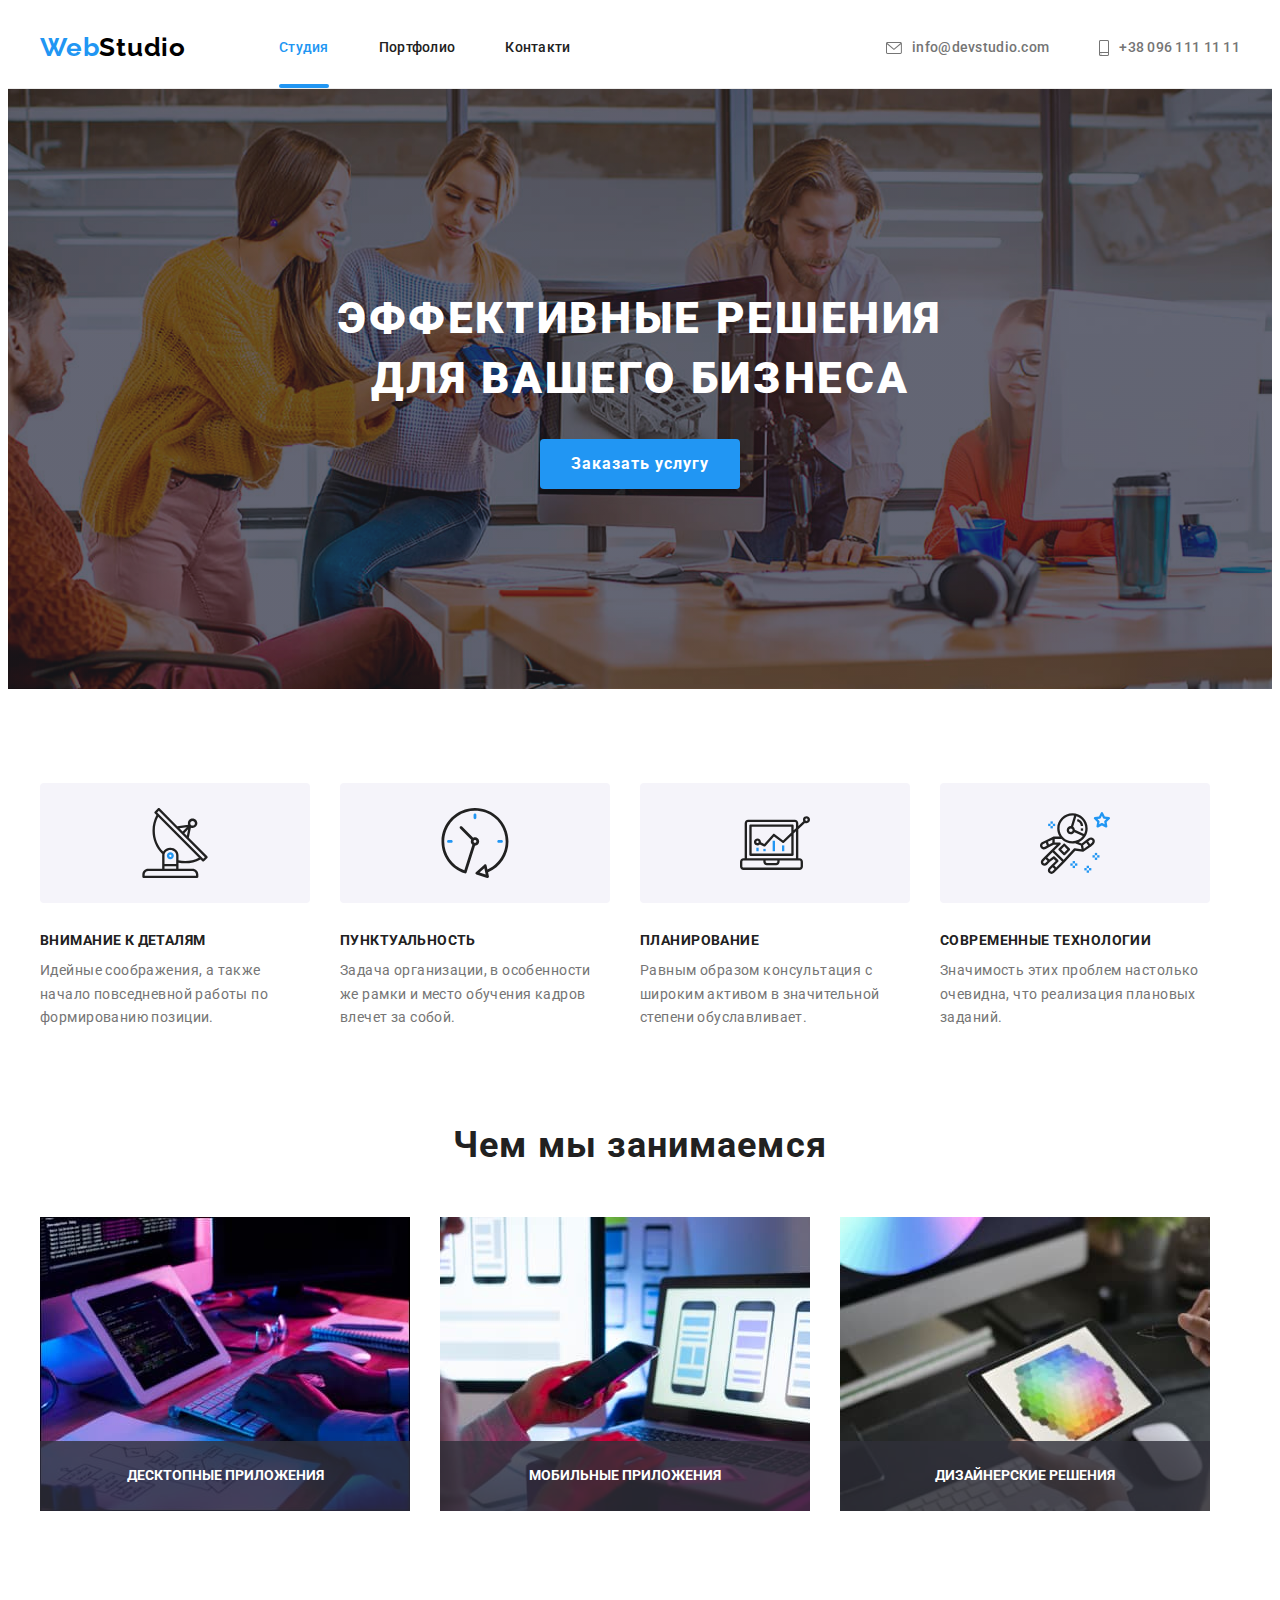
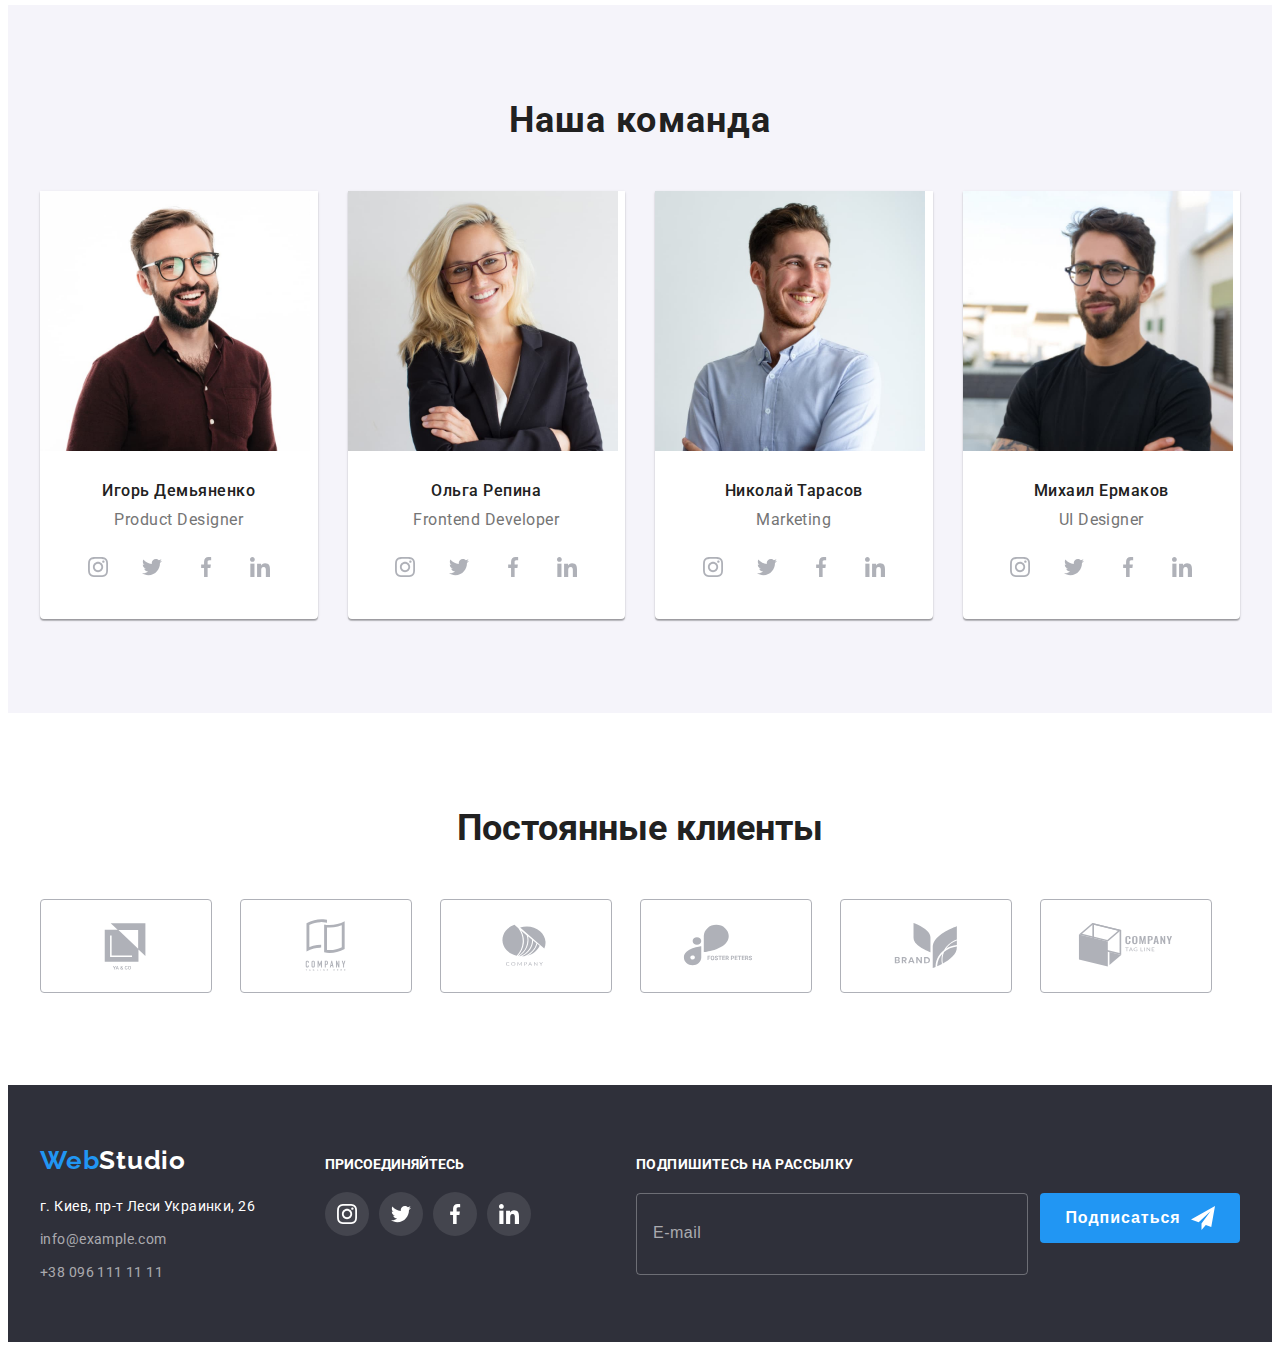
<file: index.html>
<!DOCTYPE html>
<html lang="ru">
  <head>
    <meta charset="UTF-8" />
    <meta http-equiv="X-UA-Compatible" content="IE=edge" />
    <meta name="viewport" content="width=device-width, initial-scale=1.0" />
    <title>WebStudio</title>
    <link
      href="https://fonts.googleapis.com/css2?family=Raleway:wght@700&display=swap"
      rel="stylesheet"
    />
    <link
      href="https://fonts.googleapis.com/css2?family=Roboto:wght@400;500;700;900&display=swap"
      rel="stylesheet"
    />
    <link
      rel="stylesheet"
      href="https://cdnjs.cloudflare.com/ajax/libs/modern-normalize/1.1.0/modern-normalize.min.css"
      integrity="sha512-wpPYUAdjBVSE4KJnH1VR1HeZfpl1ub8YT/NKx4PuQ5NmX2tKuGu6U/JRp5y+Y8XG2tV+wKQpNHVUX03MfMFn9Q=="
      crossorigin="anonymous"
      referrerpolicy="no-referrer"
    />
    <link rel="stylesheet" href="./css/main.min.css" />
  </head>
  <body class="body">
    <header class="header">
      <div class="conteiner">
        <a href="./index.html" class="logo header__logo" lang="en"
          >Web<span class="logo__dark">Studio</span></a
        >
        <nav class="navigation">
          <ul class="menu-list list">
            <li class="menu-list__item">
              <a class="menu-list__link current" href="./index.html">Студия</a>
            </li>
            <li class="menu-list__item">
              <a class="menu-list__link" href="./portfolio.html">Портфолио</a>
            </li>
            <li class="menu-list__item">
              <a class="menu-list__link" href="#">Контакти</a>
            </li>
          </ul>
        </nav>
        <ul class="contacts list">
          <li class="contacts__item">
            <a class="contacts__link" href="mailto:info@devstudio.com">
              <svg class="contacts__icon" width="16" height="12">
                <use href="./image/symbol-defs.svg#icon-envelope"></use>
              </svg>
              info@devstudio.com</a
            >
          </li>
          <li class="contacts__item">
            <a class="contacts__link" href="tel:+380961111111">
              <svg class="contacts__icon" width="10" height="16">
                <use href="./image/symbol-defs.svg#icon-smartphone"></use>
              </svg>
              +38 096 111 11 11</a
            >
          </li>
        </ul>
      </div>
    </header>
    <main class="main">
      <section class="hero">
        <div class="conteiner">
          <h1 class="hero__title">Эффективные решения для вашего бизнеса</h1>
          <button type="button" class="hero__btn" data-modal-open>Заказать услугу</button>
        </div>
      </section>
      <section class="qualities">
        <div class="conteiner">
          <h2 class="visually-hidden">Наши качества</h2>
          <ul class="qualities-list list">
            <li class="qualities-list__items">
              <div class="qualities-box">
                <svg class="qualities-box__icon" width="70" height="70">
                  <use href="./image/symbol-defs.svg#icon-antenna-1"></use>
                </svg>
              </div>
              <h3 class="qualities-list__title">Внимание к деталям</h3>
              <p class="qualities-list__text">
                Идейные соображения, а также начало повседневной работы по формированию позиции.
              </p>
            </li>
            <li class="qualities-list__items">
              <div class="qualities-box">
                <svg class="qualities-box__icon" width="70" height="70">
                  <use href="./image/symbol-defs.svg#icon-clock-1"></use>
                </svg>
              </div>
              <h3 class="qualities-list__title">Пунктуальность</h3>
              <p class="qualities-list__text">
                Задача организации, в особенности же рамки и место обучения кадров влечет за собой.
              </p>
            </li>
            <li class="qualities-list__items">
              <div class="qualities-box">
                <svg class="qualities-box__icon" width="70" height="70">
                  <use href="./image/symbol-defs.svg#icon-diagram-1"></use>
                </svg>
              </div>
              <h3 class="qualities-list__title">Планирование</h3>
              <p class="qualities-list__text">
                Равным образом консультация с широким активом в значительной степени обуславливает.
              </p>
            </li>
            <li class="qualities-list__items">
              <div class="qualities-box">
                <svg class="qualities-box__icon" width="70" height="70">
                  <use href="./image/symbol-defs.svg#icon-astronaut-1"></use>
                </svg>
              </div>
              <h3 class="qualities-list__title">Современные технологии</h3>
              <p class="qualities-list__text">
                Значимость этих проблем настолько очевидна, что реализация плановых заданий.
              </p>
            </li>
          </ul>
        </div>
      </section>
      <section class="what-we-do">
        <div class="conteiner">
          <h2 class="what-we-do__title">Чем мы занимаемся</h2>
          <ul class="what-we-do-list list">
            <li class="what-we-do-list__item">
              <img
                src="./image/box1.jpg"
                alt="Написание кода"
                width="370"
                height="294"
                class="what-we-do-list__img"
              />
              <div class="what-we-do-box">
                <p class="what-we-do-box__text">Десктопные приложения</p>
              </div>
            </li>
            <li class="what-we-do-list__item">
              <img
                src="./image/box2.jpg"
                alt="Мобильные приложения"
                width="370"
                height="294"
                class="what-we-do-list__img"
              />
              <div class="what-we-do-box">
                <p class="what-we-do-box__text">Мобильные приложения</p>
              </div>
            </li>
            <li class="what-we-do-list__item">
              <img
                src="./image/box3.jpg"
                alt="Дизайн"
                width="370"
                height="294"
                class="what-we-do-list__img"
              />
              <div class="what-we-do-box">
                <p class="what-we-do-box__text">Дизайнерские решения</p>
              </div>
            </li>
          </ul>
        </div>
      </section>
      <section class="team">
        <div class="conteiner">
          <h2 class="team__title">Наша команда</h2>
          <ul class="workers-list list">
            <li class="workers-list__item">
              <img
                src="./image/box4.jpg"
                alt="Игорь Демьяненко"
                width="270"
                height="260"
                class="workers-list__img"
              />
              <h3 class="workers-list__name">Игорь Демьяненко</h3>
              <p lang="en" class="workers-list__text">Product Designer</p>
              <ul class="workers-social-list list">
                <li class="workers-social-list__item">
                  <a href="#" class="workers-social-list__link">
                    <svg class="workers-social-list__icon" width="20" height="20">
                      <use href="./image/symbol-defs.svg#icon-instagram-2"></use>
                    </svg>
                  </a>
                </li>
                <li class="workers-social-list__item">
                  <a href="#" class="workers-social-list__link"
                    ><svg class="workers-social-list__icon" width="20" height="20">
                      <use href="./image/symbol-defs.svg#icon-twitter-1"></use></svg
                  ></a>
                </li>
                <li class="workers-social-list__item">
                  <a href="#" class="workers-social-list__link"
                    ><svg class="workers-social-list__icon" width="20" height="20">
                      <use href="./image/symbol-defs.svg#icon-facebook-1"></use></svg
                  ></a>
                </li>
                <li class="workers-social-list__item">
                  <a href="#" class="workers-social-list__link"
                    ><svg class="workers-social-list__icon" width="20" height="20">
                      <use href="./image/symbol-defs.svg#icon-linkedin-1"></use></svg
                  ></a>
                </li>
              </ul>
            </li>
            <li class="workers-list__item">
              <img
                src="./image/box5.jpg"
                alt="Ольга Репина"
                width="270"
                height="260"
                class="workers-list__img"
              />
              <h3 class="workers-list__name">Ольга Репина</h3>
              <p lang="en" class="workers-list__text">Frontend Developer</p>
              <ul class="workers-social-list list">
                <li class="workers-social-list__item">
                  <a href="#" class="workers-social-list__link">
                    <svg class="workers-social-list__icon" width="20" height="20">
                      <use href="./image/symbol-defs.svg#icon-instagram-2"></use>
                    </svg>
                  </a>
                </li>
                <li class="workers-social-list__item">
                  <a href="#" class="workers-social-list__link"
                    ><svg class="workers-social-list__icon" width="20" height="20">
                      <use href="./image/symbol-defs.svg#icon-twitter-1"></use></svg
                  ></a>
                </li>
                <li class="workers-social-list__item">
                  <a href="#" class="workers-social-list__link"
                    ><svg class="workers-social-list__icon" width="20" height="20">
                      <use href="./image/symbol-defs.svg#icon-facebook-1"></use></svg
                  ></a>
                </li>
                <li class="workers-social-list__item">
                  <a href="#" class="workers-social-list__link"
                    ><svg class="workers-social-list__icon" width="20" height="20">
                      <use href="./image/symbol-defs.svg#icon-linkedin-1"></use></svg
                  ></a>
                </li>
              </ul>
            </li>
            <li class="workers-list__item">
              <img
                src="./image/box6.jpg"
                alt="Николай Тарасов"
                width="270"
                height="260"
                class="workers-list__img"
              />
              <h3 class="workers-list__name">Николай Тарасов</h3>
              <p lang="en" class="workers-list__text">Marketing</p>
              <ul class="workers-social-list list">
                <li class="workers-social-list__item">
                  <a href="#" class="workers-social-list__link">
                    <svg class="workers-social-list__icon" width="20" height="20">
                      <use href="./image/symbol-defs.svg#icon-instagram-2"></use>
                    </svg>
                  </a>
                </li>
                <li class="workers-social-list__item">
                  <a href="#" class="workers-social-list__link"
                    ><svg class="workers-social-list__icon" width="20" height="20">
                      <use href="./image/symbol-defs.svg#icon-twitter-1"></use></svg
                  ></a>
                </li>
                <li class="workers-social-list__item">
                  <a href="#" class="workers-social-list__link"
                    ><svg class="workers-social-list__icon" width="20" height="20">
                      <use href="./image/symbol-defs.svg#icon-facebook-1"></use></svg
                  ></a>
                </li>
                <li class="workers-social-list__item">
                  <a href="#" class="workers-social-list__link"
                    ><svg class="workers-social-list__icon" width="20" height="20">
                      <use href="./image/symbol-defs.svg#icon-linkedin-1"></use></svg
                  ></a>
                </li>
              </ul>
            </li>
            <li class="workers-list__item">
              <img
                src="./image/box7.jpg"
                alt="Михаил Ермаков"
                width="270"
                height="260"
                class="workers-list__img"
              />
              <h3 class="workers-list__name">Михаил Ермаков</h3>
              <p lang="en" class="workers-list__text">UI Designer</p>
              <ul class="workers-social-list list">
                <li class="workers-social-list__item">
                  <a href="#" class="workers-social-list__link">
                    <svg class="workers-social-list__icon" width="20" height="20">
                      <use href="./image/symbol-defs.svg#icon-instagram-2"></use>
                    </svg>
                  </a>
                </li>
                <li class="workers-social-list__item">
                  <a href="#" class="workers-social-list__link"
                    ><svg class="workers-social-list__icon" width="20" height="20">
                      <use href="./image/symbol-defs.svg#icon-twitter-1"></use></svg
                  ></a>
                </li>
                <li class="workers-social-list__item">
                  <a href="#" class="workers-social-list__link"
                    ><svg class="workers-social-list__icon" width="20" height="20">
                      <use href="./image/symbol-defs.svg#icon-facebook-1"></use></svg
                  ></a>
                </li>
                <li class="workers-social-list__item">
                  <a href="#" class="workers-social-list__link"
                    ><svg class="workers-social-list__icon" width="20" height="20">
                      <use href="./image/symbol-defs.svg#icon-linkedin-1"></use></svg
                  ></a>
                </li>
              </ul>
            </li>
          </ul>
        </div>
      </section>
      <section class="client">
        <div class="conteiner">
          <h2 class="client__title">Постоянные клиенты</h2>
          <ul class="client-list list">
            <li class="client-list__item">
              <a href="#" class="client-list__link"
                ><svg class="client-list__icon" width="106" height="60">
                  <use href="./image/symbol-defs.svg#icon-Logo"></use></svg
              ></a>
            </li>
            <li class="client-list__item">
              <a href="#" class="client-list__link"
                ><svg class="client-list__icon" width="106" height="60">
                  <use href="./image/symbol-defs.svg#icon-Logo-1"></use></svg
              ></a>
            </li>
            <li class="client-list__item">
              <a href="#" class="client-list__link"
                ><svg class="client-list__icon" width="106" height="60">
                  <use href="./image/symbol-defs.svg#icon-Logo-2"></use></svg
              ></a>
            </li>
            <li class="client-list__item">
              <a href="#" class="client-list__link"
                ><svg class="client-list__icon" width="106" height="60">
                  <use href="./image/symbol-defs.svg#icon-Logo-3"></use></svg
              ></a>
            </li>
            <li class="client-list__item">
              <a href="#" class="client-list__link"
                ><svg class="client-list__icon" width="106" height="60">
                  <use href="./image/symbol-defs.svg#icon-Logo-4"></use></svg
              ></a>
            </li>
            <li class="client-list__item">
              <a href="#" class="client-list__link"
                ><svg class="client-list__icon" width="106" height="60">
                  <use href="./image/symbol-defs.svg#icon-Logo-5"></use></svg
              ></a>
            </li>
          </ul>
        </div>
      </section>
    </main>
    <footer class="footer">
      <div class="conteiner">
        <div class="info-footer">
          <a href="./index.html" class="logo" lang="en"
            >Web<span class="logo-light">Studio</span></a
          >
          <address>
            <ul class="info-footer-list list">
              <li class="info-footer-list__item">
                <a
                  href="https://goo.gl/maps/oyyfWnswVZSR6FjeA"
                  class="info-footer-list__link"
                  target="_blank"
                  >г. Киев, пр-т Леси Украинки, 26</a
                >
              </li>
              <li class="info-footer-list__item">
                <a class="info-footer-list__link" href="mailto:info@example.com"
                  >info@example.com</a
                >
              </li>
              <li class="info-footer-list__item">
                <a class="info-footer-list__link" href="tel:+380961111111">+38 096 111 11 11</a>
              </li>
            </ul>
          </address>
        </div>
        <div class="social-footer">
          <p class="social-footer__text">Присоединяйтесь</p>
          <ul class="social-footer-list list">
            <li class="social-footer-list__item">
              <a href="#" class="social-footer-list__link">
                <svg class="social-footer-list__icon" width="20" height="20">
                  <use href="./image/symbol-defs.svg#icon-instagram-2"></use>
                </svg>
              </a>
            </li>
            <li class="social-footer-list__item">
              <a href="#" class="social-footer-list__link"
                ><svg class="social-footer-list__icon" width="20" height="20">
                  <use href="./image/symbol-defs.svg#icon-twitter-1"></use></svg
              ></a>
            </li>
            <li class="social-footer-list__item">
              <a href="#" class="social-footer-list__link"
                ><svg class="social-footer-list__icon" width="20" height="20">
                  <use href="./image/symbol-defs.svg#icon-facebook-1"></use></svg
              ></a>
            </li>
            <li class="social-footer-list__item">
              <a href="#" class="social-footer-list__link"
                ><svg class="social-footer-list__icon" width="20" height="20">
                  <use href="./image/symbol-defs.svg#icon-linkedin-1"></use></svg
              ></a>
            </li>
          </ul>
        </div>
        <form class="subscribe">
          <p class="subscribe__text">Подпишитесь на рассылку</p>
          <div class="subscribe-input">
            <input
              type="text"
              id="email-footer"
              name="email"
              class="subscribe-input__email"
              placeholder="E-mail"
              required
            />
            <button type="submit" class="subscribe-input__btn">
              Подписаться<svg class="subscribe-input__icon" width="24" height="24">
                <use href="./image/symbol-defs.svg#icon-icon-send"></use>
              </svg>
            </button>
          </div>
        </form>
      </div>
    </footer>
    <div class="backdrop is-hidden" data-modal>
      <div class="modal">
        <p class="modal__title">Оставьте свои данные, мы вам перезвоним</p>
        <a href="#" class="modal__close" data-modal-close
          ><svg class="modal__icon-close" width="18" height="18">
            <use href="./image/symbol-defs.svg#icon-close"></use></svg
        ></a>
        <form class="modal-form">
          <label for="name-input" class="modal-form__title">Имя</label>
          <div class="modal-box">
            <input type="text" id="name-input" class="modal-box__input" name="name" required />
            <svg class="modal-box__icon" width="18" height="18">
              <use href="./image/symbol-defs.svg#icon-input-name"></use>
            </svg>
          </div>
          <label for="tel-input" class="modal-form__title">Телефон</label>
          <div class="modal-box">
            <input type="text" id="tel-input" class="modal-box__input" name="tel" required />
            <svg class="modal-box__icon" width="18" height="18">
              <use href="./image/symbol-defs.svg#icon-input-tell"></use>
            </svg>
          </div>
          <label for="email-input" class="modal-form__title">Почта</label>
          <div class="modal-box">
            <input type="text" id="email-input" class="modal-box__input" name="email" required />
            <svg class="modal-box__icon" width="18" height="18">
              <use href="./image/symbol-defs.svg#icon-input-email"></use>
            </svg>
          </div>
          <label for="text-coment" class="modal-form__title">Комментарий</label>
          <textarea
            name="coment"
            id="text-coment"
            class="modal-form__coment"
            placeholder="Введите текст"
          ></textarea>
          <input
            type="checkbox"
            name="modal-checkbox"
            id="modal-checkbox"
            class="modal-form__checkbox visually-hidden"
          />
          <label for="modal-checkbox" class="modal-form__police"
            >Соглашаюсь с рассылкой и принимаю&#160;<a href="#" class="modal-form__police-link"
              >Условия договора</a
            ></label
          >
          <button type="submit" class="modal-form__btn">Отправить</button>
        </form>
      </div>
    </div>
    <script src="./js/modal.js"></script>
  </body>
</html>
</file>
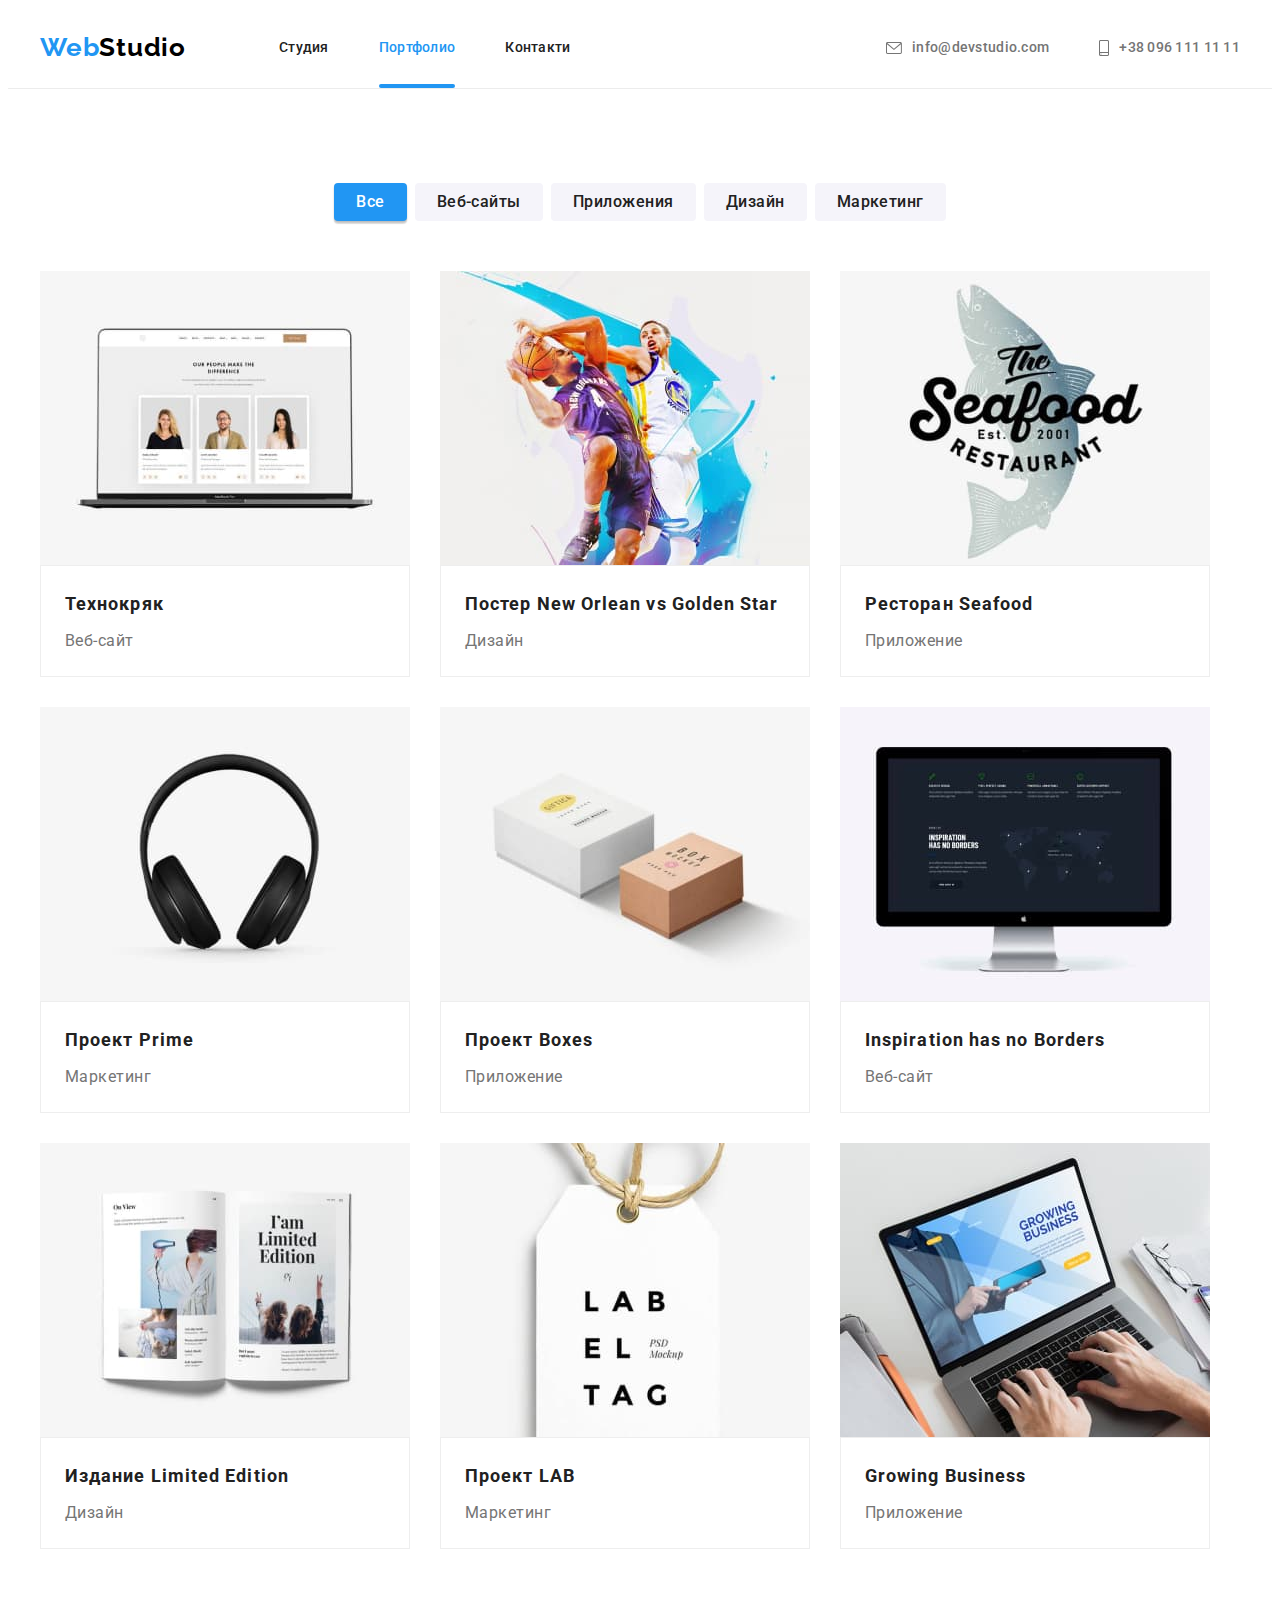
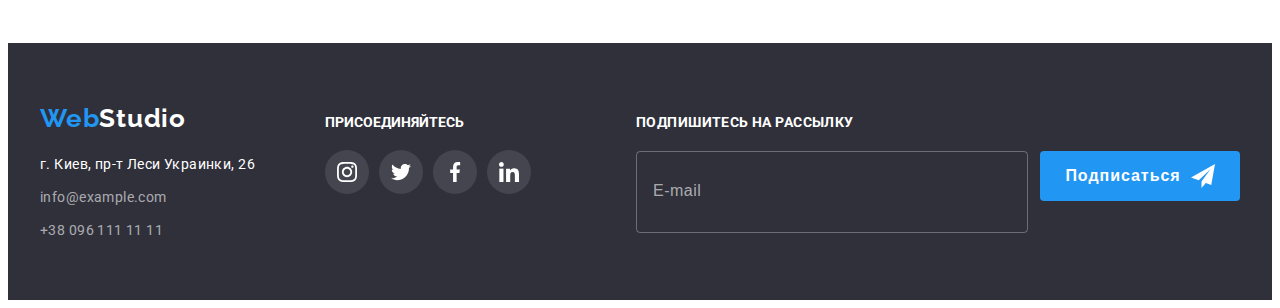
<file: portfolio.html>
<!DOCTYPE html>
<html lang="ru">
  <head>
    <meta charset="UTF-8" />
    <meta http-equiv="X-UA-Compatible" content="IE=edge" />
    <meta name="viewport" content="width=device-width, initial-scale=1.0" />
    <title>WebStudio</title>
    <link
      href="https://fonts.googleapis.com/css2?family=Raleway:wght@700&display=swap"
      rel="stylesheet"
    />
    <link
      href="https://fonts.googleapis.com/css2?family=Roboto:wght@400;500;700;900&display=swap"
      rel="stylesheet"
    />
    <link
      rel="stylesheet"
      href="https://cdnjs.cloudflare.com/ajax/libs/modern-normalize/1.1.0/modern-normalize.min.css"
      integrity="sha512-wpPYUAdjBVSE4KJnH1VR1HeZfpl1ub8YT/NKx4PuQ5NmX2tKuGu6U/JRp5y+Y8XG2tV+wKQpNHVUX03MfMFn9Q=="
      crossorigin="anonymous"
      referrerpolicy="no-referrer"
    />
    <link rel="stylesheet" href="./css/main.min.css" />
  </head>
  <body class="body">
    <header class="header">
      <div class="conteiner">
        <a href="./index.html" class="logo header__logo" lang="en"
          >Web<span class="logo__dark">Studio</span></a
        >
        <nav class="navigation">
          <ul class="menu-list list">
            <li class="menu-list__item">
              <a class="menu-list__link" href="./index.html">Студия</a>
            </li>
            <li class="menu-list__item">
              <a class="menu-list__link current" href="./portfolio.html">Портфолио</a>
            </li>
            <li class="menu-list__item">
              <a class="menu-list__link" href="#">Контакти</a>
            </li>
          </ul>
        </nav>
        <ul class="contacts list">
          <li class="contacts__item">
            <a class="contacts__link" href="mailto:info@devstudio.com">
              <svg class="contacts__icon" width="16" height="12">
                <use href="./image/symbol-defs.svg#icon-envelope"></use>
              </svg>
              info@devstudio.com</a
            >
          </li>
          <li class="contacts__item">
            <a class="contacts__link" href="tel:+380961111111">
              <svg class="contacts__icon" width="10" height="16">
                <use href="./image/symbol-defs.svg#icon-smartphone"></use>
              </svg>
              +38 096 111 11 11</a
            >
          </li>
        </ul>
      </div>
    </header>
    <main class="main">
      <section class="portfolio">
        <div class="conteiner">
          <h2 class="visually-hidden">Портфолио</h2>
          <ul class="btn-list list">
            <li class="btn-list__item">
              <button class="btn-list__button all" type="button">Все</button>
            </li>
            <li class="btn-list__item">
              <button class="btn-list__button" type="button">Веб-сайты</button>
            </li>
            <li class="btn-list__item">
              <button class="btn-list__button" type="button">Приложения</button>
            </li>
            <li class="btn-list__item">
              <button class="btn-list__button" type="button">Дизайн</button>
            </li>
            <li class="btn-list__item">
              <button class="btn-list__button" type="button">Маркетинг</button>
            </li>
          </ul>
          <ul class="card-list list">
            <li class="card-list__item">
              <a href="#" class="card-list__link">
                <div class="overlay">
                  <img
                    class="card-list__img"
                    src="./image/portfolio1.jpg"
                    alt="Технокряк"
                    width="370"
                    height="294"
                  />
                  <p class="overlay__text">
                    Ресурс предлагает комплексные предложения с разным уровнем функционала и
                    сервисов. Все это позволит посетителю получить исчерпывающие сведения о компании
                    или частном лице.
                  </p>
                </div>
                <div class="card-list-content">
                  <h3 class="card-list-content__title">Технокряк</h3>
                  <p class="card-list-content__text">Веб-сайт</p>
                </div></a
              >
            </li>
            <li class="card-list__item">
              <a href="#" class="card-list__link">
                <div class="overlay">
                  <img
                    class="card-list__img"
                    src="./image/portfolio2.jpg"
                    alt="Постер New Orlean vs Golden Star"
                    width="370"
                    height="294"
                  />
                  <p class="overlay__text">
                    Ресурс предлагает комплексные предложения с разным уровнем функционала и
                    сервисов. Все это позволит посетителю получить исчерпывающие сведения о компании
                    или частном лице.
                  </p>
                </div>
                <div class="card-list-content">
                  <h3 class="card-list-content__title">
                    Постер <span lang="en">New Orlean vs Golden Star</span>
                  </h3>
                  <p class="card-list-content__text">Дизайн</p>
                </div></a
              >
            </li>
            <li class="card-list__item">
              <a href="#" class="card-list__link">
                <div class="overlay">
                  <img
                    class="card-list__img"
                    src="./image/portfolio3.jpg"
                    alt="Ресторан Seafood"
                    width="370"
                    height="294"
                  />
                  <p class="overlay__text">
                    Ресурс предлагает комплексные предложения с разным уровнем функционала и
                    сервисов. Все это позволит посетителю получить исчерпывающие сведения о компании
                    или частном лице.
                  </p>
                </div>
                <div class="card-list-content">
                  <h3 class="card-list-content__title">Ресторан <span lang="en">Seafood</span></h3>
                  <p class="card-list-content__text">Приложение</p>
                </div></a
              >
            </li>
            <li class="card-list__item">
              <a href="#" class="card-list__link">
                <div class="overlay">
                  <img
                    class="card-list__img"
                    src="./image/portfolio4.jpg"
                    alt="Проект Prime"
                    width="370"
                    height="294"
                  />
                  <p class="overlay__text">
                    Ресурс предлагает комплексные предложения с разным уровнем функционала и
                    сервисов. Все это позволит посетителю получить исчерпывающие сведения о компании
                    или частном лице.
                  </p>
                </div>
                <div class="card-list-content">
                  <h3 class="card-list-content__title">Проект <span lang="en">Prime</span></h3>
                  <p class="card-list-content__text">Маркетинг</p>
                </div></a
              >
            </li>
            <li class="card-list__item">
              <a href="#" class="card-list__link">
                <div class="overlay">
                  <img
                    class="card-list__img"
                    src="./image/portfolio5.jpg"
                    alt="Проект Boxes"
                    width="370"
                    height="294"
                  />
                  <p class="overlay__text">
                    Ресурс предлагает комплексные предложения с разным уровнем функционала и
                    сервисов. Все это позволит посетителю получить исчерпывающие сведения о компании
                    или частном лице.
                  </p>
                </div>
                <div class="card-list-content">
                  <h3 class="card-list-content__title">Проект <span lang="en">Boxes</span></h3>
                  <p class="card-list-content__text">Приложение</p>
                </div></a
              >
            </li>
            <li class="card-list__item">
              <a href="#" class="card-list__link">
                <div class="overlay">
                  <img
                    class="card-list__img"
                    src="./image/portfolio6.jpg"
                    alt="Inspiration has no Borders"
                    width="370"
                    height="294"
                  />
                  <p class="overlay__text">
                    Ресурс предлагает комплексные предложения с разным уровнем функционала и
                    сервисов. Все это позволит посетителю получить исчерпывающие сведения о компании
                    или частном лице.
                  </p>
                </div>
                <div class="card-list-content">
                  <h3 class="card-list-content__title" lang="en">Inspiration has no Borders</h3>
                  <p class="card-list-content__text">Веб-сайт</p>
                </div></a
              >
            </li>
            <li class="card-list__item">
              <a href="#" class="card-list__link">
                <div class="overlay">
                  <img
                    class="card-list__img"
                    src="./image/portfolio7.jpg"
                    alt="Издание Limited Edition"
                    width="370"
                    height="294"
                  />
                  <p class="overlay__text">
                    Ресурс предлагает комплексные предложения с разным уровнем функционала и
                    сервисов. Все это позволит посетителю получить исчерпывающие сведения о компании
                    или частном лице.
                  </p>
                </div>
                <div class="card-list-content">
                  <h3 class="card-list-content__title">
                    Издание <span lang="en">Limited Edition</span>
                  </h3>
                  <p class="card-list-content__text">Дизайн</p>
                </div></a
              >
            </li>
            <li class="card-list__item">
              <a href="#" class="card-list__link">
                <div class="overlay">
                  <img
                    class="card-list__img"
                    src="./image/portfolio8.jpg"
                    alt="Проект LAB"
                    width="370"
                    height="294"
                  />
                  <p class="overlay__text">
                    Ресурс предлагает комплексные предложения с разным уровнем функционала и
                    сервисов. Все это позволит посетителю получить исчерпывающие сведения о компании
                    или частном лице.
                  </p>
                </div>
                <div class="card-list-content">
                  <h3 class="card-list-content__title">Проект <span lang="en">LAB</span></h3>
                  <p class="card-list-content__text">Маркетинг</p>
                </div></a
              >
            </li>
            <li class="card-list__item">
              <a href="#" class="card-list__link">
                <div class="overlay">
                  <img
                    class="card-list__img"
                    src="./image/portfolio9.jpg"
                    alt="Growing Business"
                    width="370"
                    height="294"
                  />
                  <p class="overlay__text">
                    Ресурс предлагает комплексные предложения с разным уровнем функционала и
                    сервисов. Все это позволит посетителю получить исчерпывающие сведения о компании
                    или частном лице.
                  </p>
                </div>
                <div class="card-list-content">
                  <h3 class="card-list-content__title" lang="en">Growing Business</h3>
                  <p class="card-list-content__text">Приложение</p>
                </div></a
              >
            </li>
          </ul>
        </div>
      </section>
    </main>
    <footer class="footer">
      <div class="conteiner">
        <div class="info-footer">
          <a href="./index.html" class="logo" lang="en"
            >Web<span class="logo-light">Studio</span></a
          >
          <address>
            <ul class="info-footer-list list">
              <li class="info-footer-list__item">
                <a
                  href="https://goo.gl/maps/oyyfWnswVZSR6FjeA"
                  class="info-footer-list__link"
                  target="_blank"
                  >г. Киев, пр-т Леси Украинки, 26</a
                >
              </li>
              <li class="info-footer-list__item">
                <a class="info-footer-list__link" href="mailto:info@example.com"
                  >info@example.com</a
                >
              </li>
              <li class="info-footer-list__item">
                <a class="info-footer-list__link" href="tel:+380961111111">+38 096 111 11 11</a>
              </li>
            </ul>
          </address>
        </div>
        <div class="social-footer">
          <p class="social-footer__text">Присоединяйтесь</p>
          <ul class="social-footer-list list">
            <li class="social-footer-list__item">
              <a href="#" class="social-footer-list__link">
                <svg class="social-footer-list__icon" width="20" height="20">
                  <use href="./image/symbol-defs.svg#icon-instagram-2"></use>
                </svg>
              </a>
            </li>
            <li class="social-footer-list__item">
              <a href="#" class="social-footer-list__link"
                ><svg class="social-footer-list__icon" width="20" height="20">
                  <use href="./image/symbol-defs.svg#icon-twitter-1"></use></svg
              ></a>
            </li>
            <li class="social-footer-list__item">
              <a href="#" class="social-footer-list__link"
                ><svg class="social-footer-list__icon" width="20" height="20">
                  <use href="./image/symbol-defs.svg#icon-facebook-1"></use></svg
              ></a>
            </li>
            <li class="social-footer-list__item">
              <a href="#" class="social-footer-list__link"
                ><svg class="social-footer-list__icon" width="20" height="20">
                  <use href="./image/symbol-defs.svg#icon-linkedin-1"></use></svg
              ></a>
            </li>
          </ul>
        </div>
        <form class="subscribe">
          <p class="subscribe__text">Подпишитесь на рассылку</p>
          <div class="subscribe-input">
            <input
              type="text"
              id="email-footer"
              name="email"
              class="subscribe-input__email"
              placeholder="E-mail"
              required
            />
            <button type="submit" class="subscribe-input__btn">
              Подписаться<svg class="subscribe-input__icon" width="24" height="24">
                <use href="./image/symbol-defs.svg#icon-icon-send"></use>
              </svg>
            </button>
          </div>
        </form>
      </div>
    </footer>
  </body>
</html>
</file>
<file: css/main.min.css>
.header{background-color:var(--header-background);border-bottom:1px solid #ececec;margin:0 auto}.header .conteiner{display:flex}.header__logo{margin-right:93px;padding-top:24px;padding-bottom:24px}.hero{background-color:var(--hero-background-color);padding:200px 0;text-align:center;background-image:linear-gradient(rgba(47, 48, 58, 0.4), rgba(47, 48, 58, 0.4)),url(../image/hero.png);background-repeat:no-repeat;background-position:center;background-size:cover}.client{padding-bottom:94px;padding-top:94px;margin:0 auto}.client .conteiner{text-align:center}.client-list{display:flex}.client-list__link{display:flex;justify-content:center;align-items:center;width:100%;height:100%;border:1px solid #afb1b8;border-radius:4px;color:#afb1b8;transition:border 250ms cubic-bezier(0.4, 0, 0.2, 1),color 250ms cubic-bezier(0.4, 0, 0.2, 1)}.client-list__link:hover,.client-list__link:focus{border:1px solid #2196f3;color:#2196f3}.client-list__item{width:170px;height:92px}.client-list__item:not(:last-child){margin-right:30px}.client-list__icon{fill:currentColor}.qualities{padding-bottom:47px;padding-top:94px;margin:0 auto}.qualities-list{display:flex}.qualities-box{width:270px;height:120px;background-color:#f5f4fa;margin-bottom:30px;display:flex;border-radius:4px;justify-content:center;align-items:center}.qualities-list__items{margin-right:30px}.qualities-list__items:last-child{margin-right:0}.what-we-do{padding-top:47px;padding-bottom:94px;margin:0 auto}.what-we-do-list{display:flex;margin-left:-30px}.what-we-do-list__item{margin-left:30px;position:relative}.what-we-do-box{width:370px;height:70px;background-color:rgba(47,48,58,.8);display:flex;justify-content:center;align-items:center;position:absolute;bottom:0}.team{background-color:#f5f4fa;margin:0 auto;padding-top:94px;padding-bottom:94px}.workers-list{display:flex;text-align:center;margin-left:-30px}.workers-list__item{background-color:var(--team-item-bg-color);box-shadow:0px 1px 3px rgba(0,0,0,.12),0px 1px 1px rgba(0,0,0,.14),0px 2px 1px rgba(0,0,0,.2);border-radius:0px 0px 4px 4px;padding-bottom:30px;flex-basis:calc((100% - 90px)/3);margin-left:30px}.workers-list__img{margin-bottom:30px}.portfolio{padding-top:94px;padding-bottom:94px;margin:0 auto}.footer{background-color:#2f303a;margin:0 auto;padding-top:60px;padding-bottom:57px}.footer .conteiner{display:flex;align-items:baseline}.footer .logo{display:inline-block;margin-bottom:20px}:root{--header-background: #fff;--navigation-color: #212121;--navigation-color-hover: #2196f3;--header-contacts-color: #757575;--hero-title-color: #fff;--hero-background-color: #2f303a;--hero-button-text-color: #fff;--hero-button-color: #2196f3;--hero-button-hover-bg-color: #188ce8;--title-h2-h3-color: #212121;--text-color: #757575;--team-item-bg-color: #fff;--button-hover-color-text: #fff;--button-hover-color-background: #2196f3;--button-portfolio-color-text: #212121;--button-portfolio-background-color: #f5f4fa;--footer-addres: #fff;--footer-contacts: #ffffff99;--logo-color: #2196f3;--logo-color-header: #000;--logo-color-footer: #fff}p,h1,h2,h3,h4,h5,h6,ul,ol{margin:0;padding:0}img{display:block;max-width:100%;height:auto}.body{font-family:"Roboto","Times New Roman",sans-serif;color:#212121}.list{list-style:none}.visually-hidden{position:absolute;white-space:nowrap;width:1px;height:1px;overflow:hidden;border:0;padding:0;clip:rect(0 0 0 0);clip-path:inset(50%);margin:-1px}.conteiner{margin-left:auto;margin-right:auto;width:1200px;padding-left:15px;padding-right:15px}.logo{font-family:"Raleway",sans-serif;color:var(--logo-color);text-decoration:none;font-size:26px;font-weight:700;letter-spacing:.03em}.logo__dark{color:var(--logo-color-header)}.logo-light{color:var(--logo-color-footer)}.contacts{display:flex;margin-left:auto;align-items:center}.contacts__icon{margin-right:10px;fill:currentColor}.contacts__item:not(:last-child){margin-right:50px}.contacts__link{text-decoration:none;font-size:14px;font-weight:500;color:var(--navigation-color);letter-spacing:.02em;line-height:1.14;transition:color 250ms cubic-bezier(0.4, 0, 0.2, 1);display:flex;align-items:center;color:var(--header-contacts-color);line-height:1.14;letter-spacing:.02em;padding-top:32px;padding-bottom:32px}.contacts__link:hover,.contacts__link:focus{color:var(--navigation-color-hover)}.menu-list{display:flex}.menu-list__item{margin-right:50px}.menu-list__item:last-child{margin-right:0}.menu-list__link{text-decoration:none;font-size:14px;font-weight:500;color:var(--navigation-color);letter-spacing:.02em;line-height:1.14;transition:color 250ms cubic-bezier(0.4, 0, 0.2, 1);display:block;padding-top:32px;padding-bottom:32px;position:relative}.menu-list__link:hover,.menu-list__link:focus{color:var(--navigation-color-hover)}.menu-list__link::after{content:"";width:100%;height:4px;background-color:#000;position:absolute;bottom:0;left:0;border-radius:2px;transform:scale(0);transition:transform 250ms cubic-bezier(0.4, 0, 0.2, 1),background-color 250ms cubic-bezier(0.4, 0, 0.2, 1)}.menu-list__link:hover:after{transform:scale(1);background-color:#2196f3}.menu-list__link.current{color:#2196f3;position:relative}.menu-list__link.current::after{content:"";width:100%;height:4px;background-color:#2196f3;position:absolute;bottom:0;left:0;border-radius:2px;transform:scale(1)}.hero__btn{font-family:"Roboto",sans-serif;color:var(--hero-button-text-color);font-size:16px;font-weight:700;background-color:var(--hero-button-color);cursor:pointer;letter-spacing:.06em;line-height:1.88;width:200px;height:50px;box-shadow:0px 4px 4px rgba(0,0,0,.15);border-radius:4px;border:0;padding:0;transition:background-color 250ms cubic-bezier(0.4, 0, 0.2, 1)}.hero__btn:hover,.hero__btn:focus{background-color:var(--hero-button-hover-bg-color);outline:none}.hero__title{color:var(--hero-title-color);font-size:44px;font-weight:900;line-height:1.36;letter-spacing:.06em;text-transform:uppercase;max-width:696px;margin-bottom:30px;margin-left:auto;margin-right:auto}.qualities-list__title{font-size:14px;font-weight:700;color:var(--title-h2-h3-color);letter-spacing:.03em;text-transform:uppercase;line-height:1.14;margin-bottom:10px}.what-we-do__title{font-size:36px;font-weight:700;color:var(--title-h2-h3-color);letter-spacing:.03em;line-height:1.17;margin-bottom:50px;text-align:center}.team__title{font-size:36px;font-weight:700;color:var(--title-h2-h3-color);letter-spacing:.03em;line-height:1.17;text-align:center;margin-bottom:50px}.client__title{font-weight:700;font-size:36px;margin-bottom:50px}.qualities-list__text{font-size:14px;color:var(--text-color);line-height:1.71;letter-spacing:.03em;max-width:270px}.what-we-do-box__text{font-weight:700;font-size:14px;line-height:1.14;text-transform:uppercase;color:#fff}.workers-list__name{font-size:16px;font-weight:500;color:var(--title-h2-h3-color);letter-spacing:.03em;line-height:1.19;margin-bottom:10px}.workers-list__text{font-size:16px;color:var(--text-color);letter-spacing:.03em;line-height:1.19;margin-bottom:16px}.workers-social-list__item{width:44px;height:44px}.workers-social-list__item:not(:last-child){margin-right:10px}.workers-social-list__link{display:flex;width:100%;height:100%;border-radius:50%;align-items:center;justify-content:center;color:#afb1b8;transition:background-color 250ms cubic-bezier(0.4, 0, 0.2, 1),color 250ms cubic-bezier(0.4, 0, 0.2, 1)}.workers-social-list__link:hover,.workers-social-list__link:focus{background-color:#2196f3;color:#fff}.workers-social-list__icon{fill:currentColor}.workers-social-list{display:flex;justify-content:center}.social-footer{margin-left:70px}.social-footer__text{font-weight:700;font-size:14px;text-transform:uppercase;color:#fff;margin-bottom:20px}.social-footer-list__item{width:44px;height:44px}.social-footer-list__item:not(:last-child){margin-right:10px}.social-footer-list{display:flex;justify-content:center}.social-footer-list__link{display:flex;width:100%;height:100%;border-radius:50%;align-items:center;justify-content:center;color:#fff;background-color:rgba(255,255,255,.1019607843);transition:background-color 250ms cubic-bezier(0.4, 0, 0.2, 1)}.social-footer-list__link:hover,.social-footer-list__link:focus{background-color:#2196f3}.social-footer-list__icon{fill:currentColor}.info-footer-list__item:first-child .info-footer-list__link{display:inline-block;font-size:14px;color:var(--footer-addres);text-decoration:none;font-style:normal;letter-spacing:.03em;line-height:1.71}.info-footer-list__link{font-size:14px;color:var(--footer-contacts);text-decoration:none;font-style:normal;letter-spacing:.03em;line-height:1.71;transition:color 250ms cubic-bezier(0.4, 0, 0.2, 1)}.info-footer-list__link:hover,.info-footer-list__link:focus{color:#2196f3}.info-footer-list__item{margin-bottom:9px}.info-footer-list__item:last-child{margin-bottom:0}.subscribe{margin-left:auto}.subscribe__text{color:#fff;font-weight:700;font-size:14px;line-height:1.14;letter-spacing:.03em;text-transform:uppercase;color:#fff;margin-bottom:20px}.subscribe-input{display:flex}.subscribe-input__email{width:358px;height:50px;border:1px solid rgba(255,255,255,.3);border-radius:4px;background-color:rgba(0,0,0,0);padding:15px 16px;transition:border-color 250ms cubic-bezier(0.4, 0, 0.2, 1);margin-right:12px;color:#fff}.subscribe-input__email::placeholder{font-weight:400;font-size:16px;line-height:1.25;letter-spacing:.03em;color:rgba(255,255,255,.6)}.subscribe-input__email::placeholder:focus,.subscribe-input__email::placeholder:hover{border-color:#2196f3;outline:none}.subscribe-input__btn{width:200px;height:50px;border:none;border-radius:4px;background-color:#2196f3;font-weight:700;font-size:16px;line-height:1.88;letter-spacing:.06em;color:#fff;display:flex;align-items:center;justify-content:center;transition:background-color 250ms cubic-bezier(0.4, 0, 0.2, 1),box-shadow 250ms cubic-bezier(0.4, 0, 0.2, 1)}.subscribe-input__btn:hover,.subscribe-input__btn:focus{background-color:#188ce8;box-shadow:0px 4px 4px rgba(0,0,0,.15)}.subscribe-input__icon{fill:#fff;margin-left:10px}.backdrop{width:100%;height:100%;background-color:rgba(0,0,0,.2);position:fixed;display:flex;justify-content:center;align-items:center;top:0;transition:opacity 2500ms cubic-bezier(0.4, 0, 0.2, 1),visibility 2500ms cubic-bezier(0.4, 0, 0.2, 1)}.btn-list{display:flex;justify-content:center;margin-bottom:50px}.btn-list__item{margin-right:8px}.btn-list__item:last-child{margin-right:0}.btn-list__button{font-family:"Roboto",sans-serif;font-size:16px;font-weight:500;color:var(--button-portfolio-color-text);background-color:var(--button-portfolio-background-color);cursor:pointer;letter-spacing:.03em;line-height:1.63;border-radius:4px;border:0;padding:6px 22px;transition:background-color 250ms cubic-bezier(0.4, 0, 0.2, 1),color 250ms cubic-bezier(0.4, 0, 0.2, 1),box-shadow 250ms cubic-bezier(0.4, 0, 0.2, 1)}.btn-list__button:hover,.btn-list__button:focus{color:var(--button-hover-color-text);background-color:var(--button-hover-color-background);box-shadow:0px 3px 1px rgba(0,0,0,.1),0px 1px 2px rgba(0,0,0,.08),0px 2px 2px rgba(0,0,0,.12);outline:none}.btn-list__button.all{font-family:"Roboto",sans-serif;font-size:16px;font-weight:500;color:var(--button-hover-color-text);background-color:var(--button-hover-color-background);cursor:pointer;letter-spacing:.03em;line-height:1.63;box-shadow:0px 3px 1px rgba(0,0,0,.1),0px 1px 2px rgba(0,0,0,.08),0px 2px 2px rgba(0,0,0,.12);border-radius:4px;border:0;padding:6px 22px}.card-list{display:flex;flex-wrap:wrap}.card-list__item{box-sizing:border-box;margin-right:30px;margin-bottom:30px}.card-list__item:nth-child(3n+3){margin-right:0}.card-list__item:nth-child(n+7){margin-bottom:0}.card-list__link{display:block;width:100%;height:100%;transition:box-shadow 250ms cubic-bezier(0.4, 0, 0.2, 1);text-decoration:none}.card-list__link:hover,.card-list__link:focus{box-shadow:0px 1px 1px rgba(0,0,0,.12),0px 4px 4px rgba(0,0,0,.06),1px 4px 6px rgba(0,0,0,.16)}.card-list__link:hover .overlay__text,.card-list__link:focus .overlay__text{transform:translate(0)}.overlay{position:relative;overflow:hidden}.overlay__text{display:block;width:322px;font-weight:400;font-size:18px;line-height:28px;letter-spacing:.03em;color:#fff;background-color:rgba(33,150,243,.8980392157);position:absolute;top:0;width:100%;height:100%;padding:63px 24px;transform:translateY(101%);transition:transform 250ms cubic-bezier(0.4, 0, 0.2, 1)}.card-list-content{padding:20px 24px;border:1px solid #eee}.card-list-content__title{font-size:18px;font-weight:700;color:var(--title-h2-h3-color);letter-spacing:.06em;line-height:2;margin-bottom:4px}.card-list-content__text{font-size:16px;color:var(--text-color);letter-spacing:.03em;line-height:1.87}.modal{padding:40px;width:528px;height:581px;background-color:#fff;box-shadow:0px 1px 3px rgba(0,0,0,.12),0px 1px 1px rgba(0,0,0,.14),0px 2px 1px rgba(0,0,0,.2);border-radius:4px;position:relative;transition:transform 3000ms;transform:rotate(0)}.modal__title{font-weight:700;font-size:20px;line-height:1.15;text-align:center;letter-spacing:.03em;color:#212121;margin-bottom:12px}.backdrop.is-hidden .modal{transform:rotate(-720deg) translateX(1000px)}.modal__close{position:absolute;top:8px;right:8px;display:flex;justify-content:center;align-items:center;width:30px;height:30px;border:1px solid rgba(0,0,0,.1);border-radius:50%}.modal__close:hover .modal__icon-close,.modal__close:focus .modal__icon-close{fill:#2196f3}.modal__icon-close{transition:fill 250ms cubic-bezier(0.4, 0, 0.2, 1)}.is-hidden{opacity:0;visibility:hidden;pointer-events:none}.modal-box__input{width:448px;height:40px;border:1px solid rgba(33,33,33,.2);border-radius:4px;padding-left:42px;transition:border-color 250ms cubic-bezier(0.4, 0, 0.2, 1)}.modal-box__input:focus,.modal-box__input:hover{border-color:#2196f3;outline:none}.modal-box__input:focus+.modal-box__icon,.modal-box__input:focus+.modal-box__icon,.modal-box__input:hover+.modal-box__icon,.modal-box__input:hover+.modal-box__icon{fill:#2196f3}.modal-form__title{font-weight:400;font-size:12px;line-height:1.17;letter-spacing:.01em;color:#757575;margin-bottom:4px;display:block}.modal-box__icon{position:absolute;left:12px;top:50%;transform:translateY(-50%);transition:fill 250ms cubic-bezier(0.4, 0, 0.2, 1)}.modal-box{position:relative;margin-bottom:10px}.modal-form__coment{width:100%;height:120px;resize:none;border:1px solid rgba(33,33,33,.2);border-radius:4px;padding:12px 16px;font-weight:400;font-size:12px;line-height:1.17;letter-spacing:.01em;transition:border-color 250ms cubic-bezier(0.4, 0, 0.2, 1);margin-bottom:20px}.modal-form__coment::placeholder{color:rgba(117,117,117,.5019607843)}.modal-form__coment:placeholder-shown{color:#2196f3}.modal-form__coment:focus,.modal-form__coment:hover{border-color:#2196f3;outline:none}.modal-form__police{font-weight:400;font-size:14px;line-height:1.71;letter-spacing:.03em;color:#757575;display:flex;align-items:center;margin-bottom:30px;cursor:pointer;display:flex;justify-content:center}.modal-form__police-link{color:#2196f3}.modal-form__police::before{content:"";width:16px;height:15px;border:1px solid #212121;border-radius:2px;margin-right:9px;transition:border-color 250ms cubic-bezier(0.4, 0, 0.2, 1),background-color 250ms cubic-bezier(0.4, 0, 0.2, 1)}.modal-form__checkbox:checked+.modal-form__police::before{border:none;background-color:#188ce8;background-image:url(../image/checked.svg);background-repeat:no-repeat;background-position:center;background-position-x:2px}.modal-form__checkbox:hover+.modal-form__police::before,.modal-form__checkbox:focus+.modal-form__police::before{border-color:#188ce8}.modal-form__btn{display:block;width:200px;height:50px;text-align:center;background-color:#2196f3;border:none;border-radius:4px;margin-right:auto;margin-left:auto;color:#fff;font-weight:700;font-size:16px;line-height:1.88;letter-spacing:.06em;cursor:pointer;transition:box-shadow 250ms cubic-bezier(0.4, 0, 0.2, 1),background-color 250ms cubic-bezier(0.4, 0, 0.2, 1)}.modal-form__btn:hover,.modal-form__btn:focus{background-color:#188ce8}/*# sourceMappingURL=main.min.css.map */
</file>
